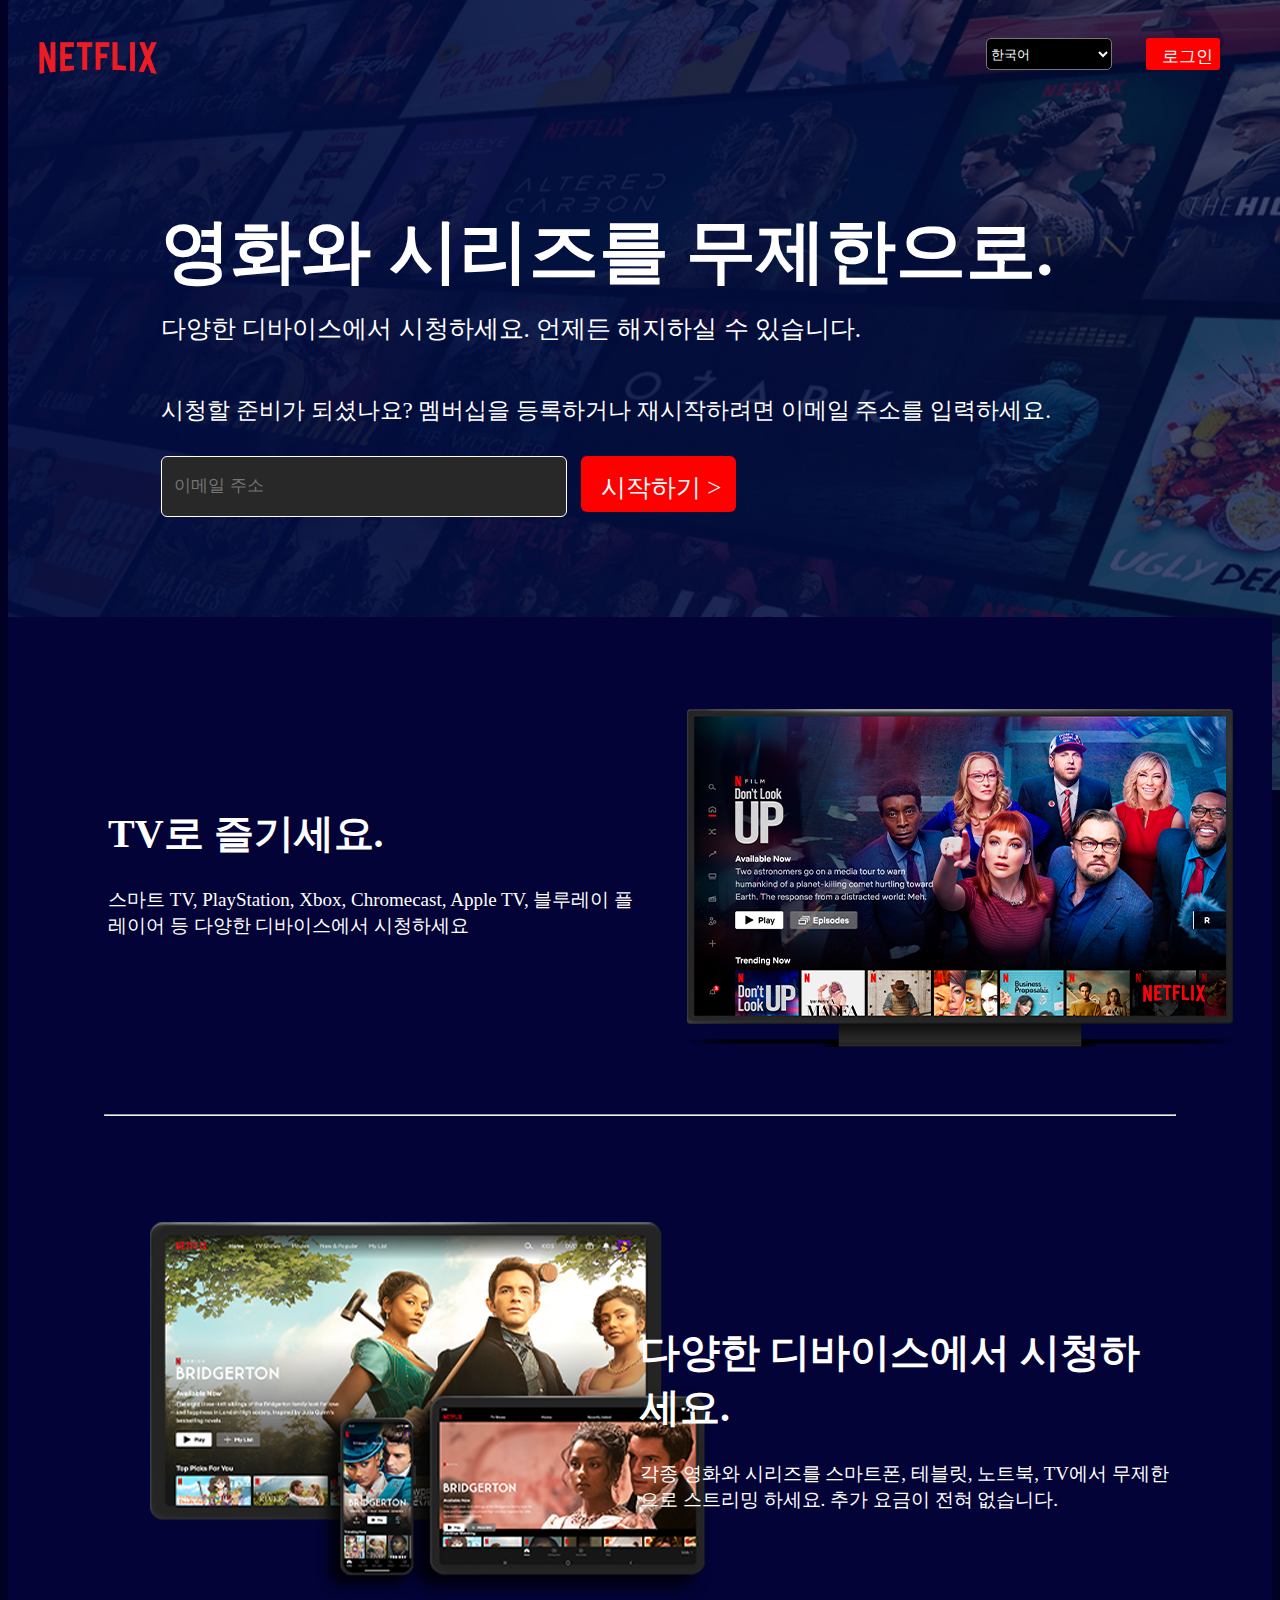
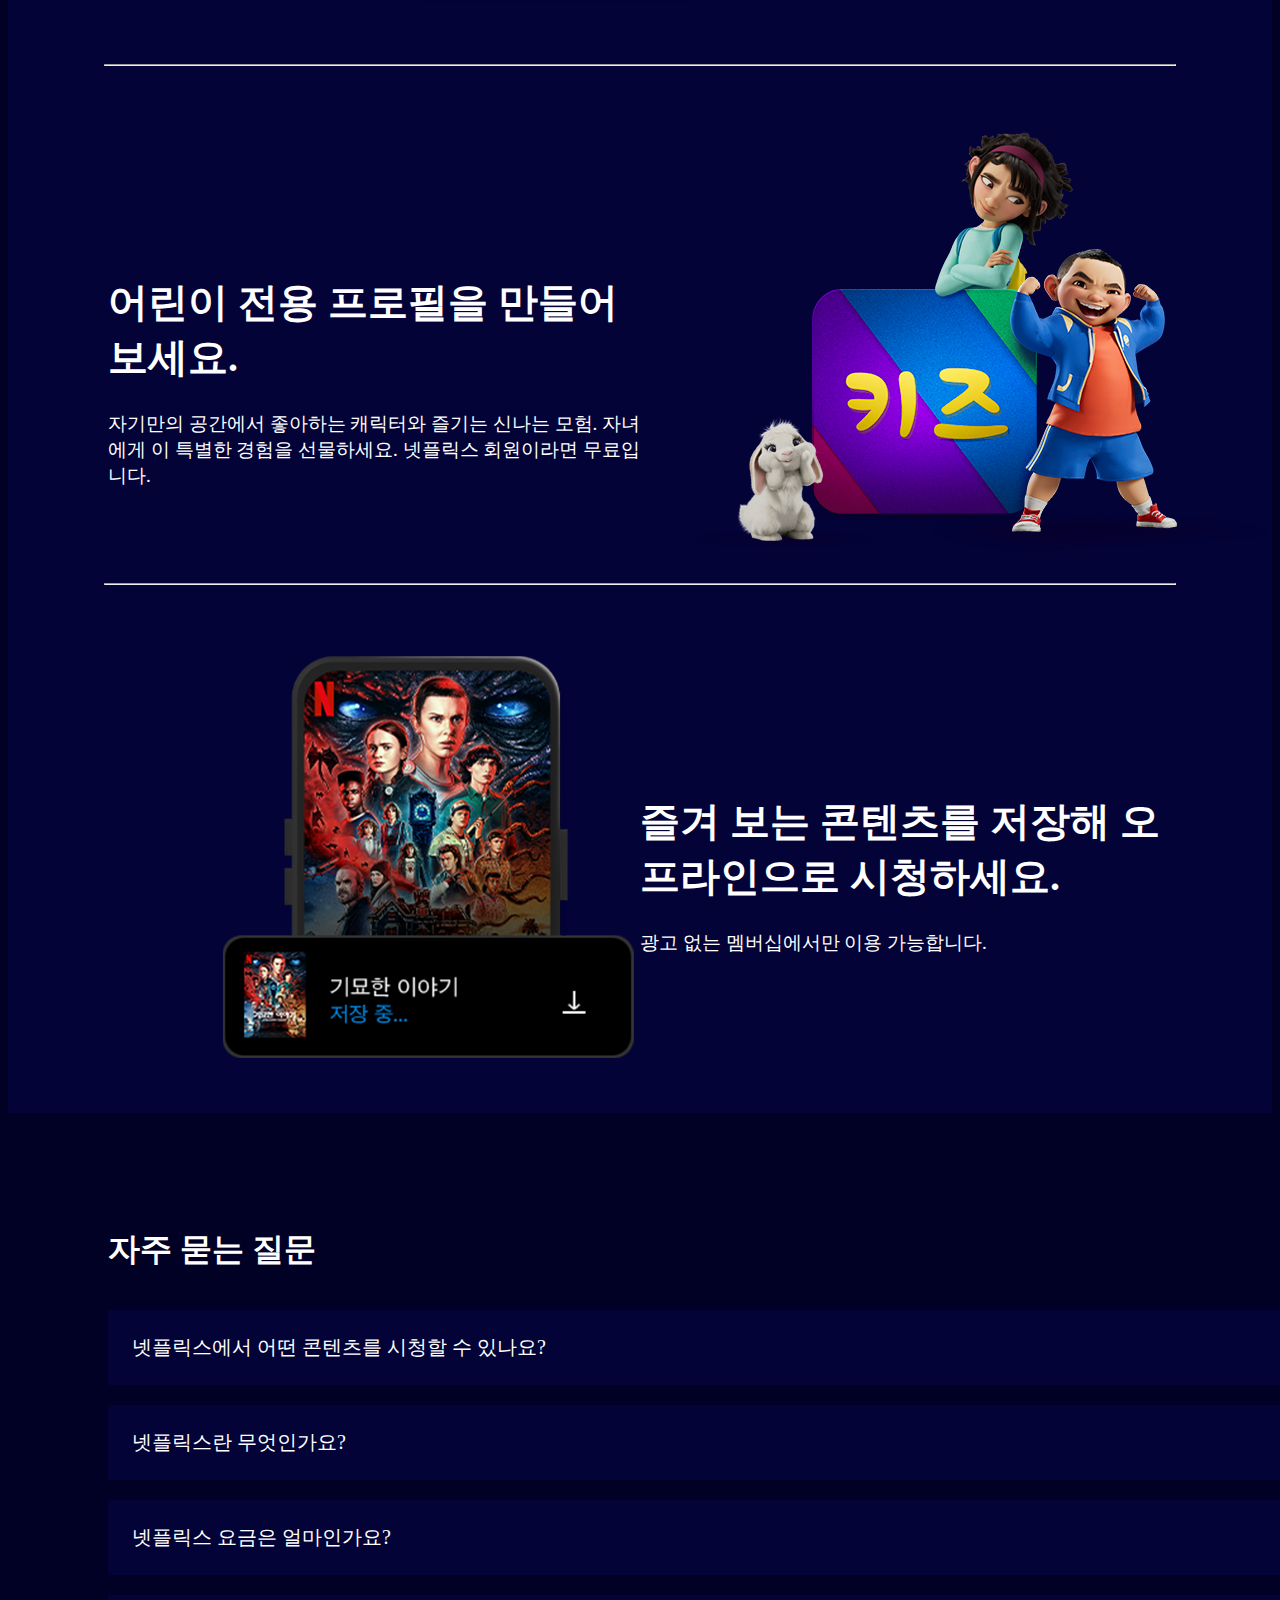
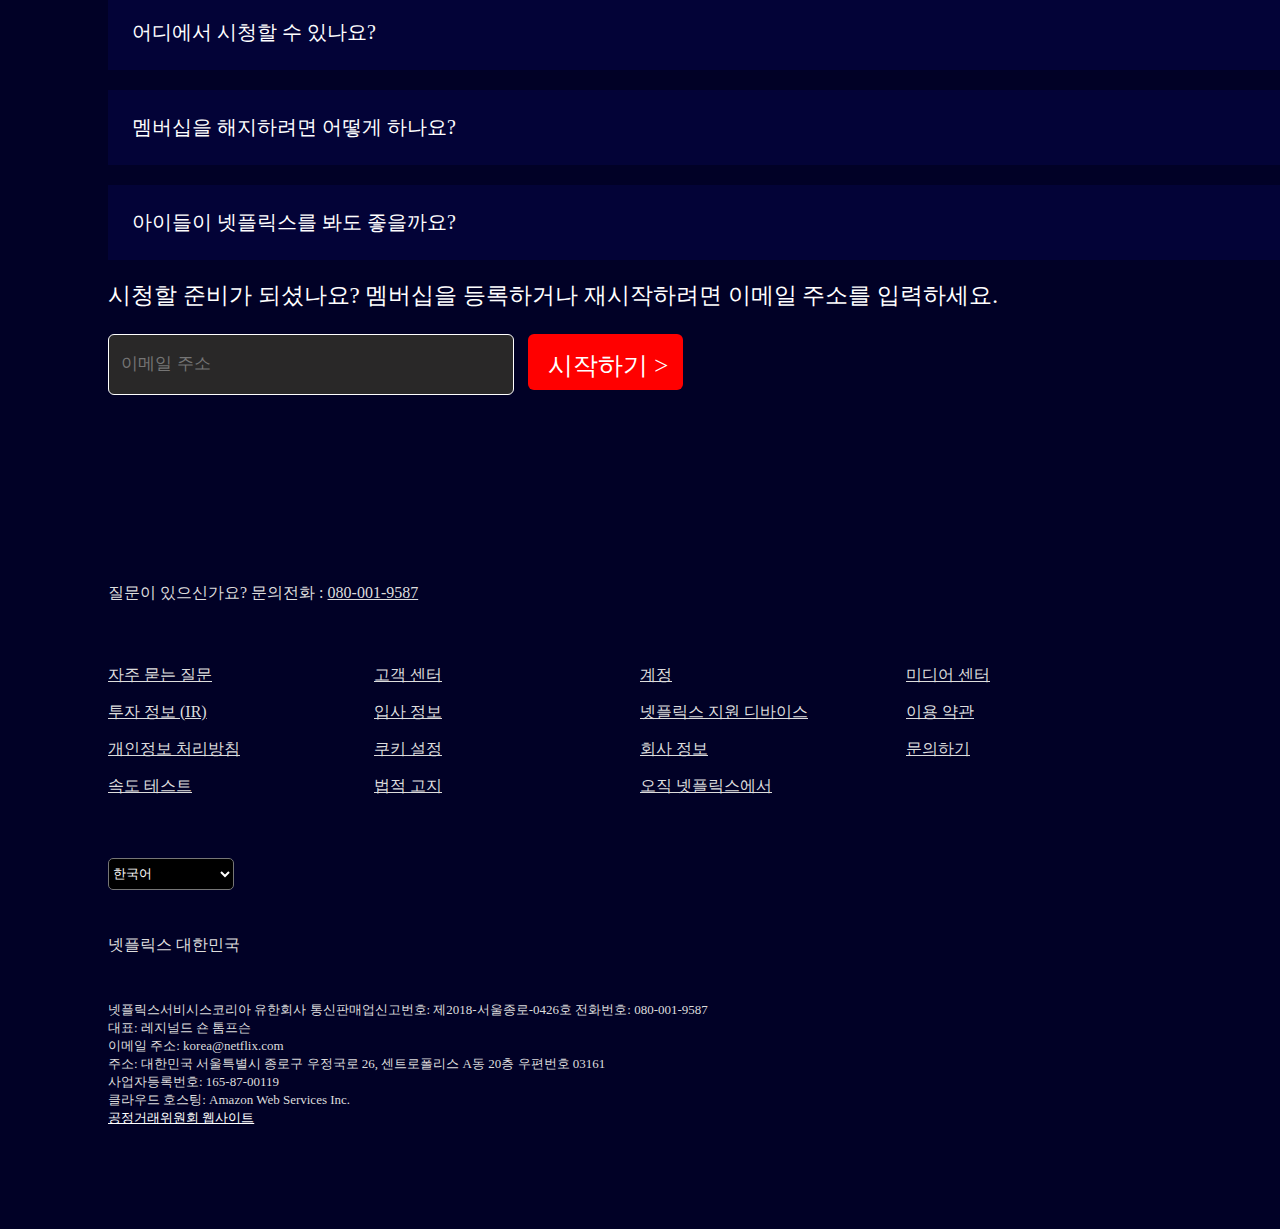
<file: index.html>
<!DOCTYPE html>
<html lang="ko">
<head>
    <meta charset="UTF-8">
    <meta http-equiv="X-UA-Compatible" content="IE=edge">
    <meta name="viewport" content="width=device-width, initial-scale=1.0">
    <title>NETFLIX</title>
    <link rel="stylesheet" href="https://cdnjs.cloudflare.com/ajax/libs/font-awesome/6.4.0/css/all.min.css" integrity="sha512-iecdLmaskl7CVkqkXNQ/ZH/XLlvWZOJyj7Yy7tcenmpD1ypASozpmT/E0iPtmFIB46ZmdtAc9eNBvH0H/ZpiBw==" crossorigin="anonymous" referrerpolicy="no-referrer" />
    <link rel="stylesheet" href="css/style.css">
    <script src="js/jquery-1.12.4.min.js"></script>
    <script src="js/script.js"></script>
</head>
<header>
    <div class="back">
        <img src="images/backimg_2.jpg" alt="background" class="backimg">
    </div>
    <div class="language">
        <img src="images/logo.png" alt="logo">
        <div class="sel-login">
            <select>
                <option>
                    <i class="fa-solid fa-earth-asia"></i>
                        한국어</option>
                <option>
                    <i class="fa-solid fa-earth-asia"></i>
                        ENGLISH</option>
            </select>
            <div class="login">
                <span><a href ="login.html">로그인</a></span>
            </div>
        </div>
    </div>
</header>
<div class="main-text">
    <div class="text-box">
        <h1>영화와 시리즈를 무제한으로.</h1>
        <h4>다양한 디바이스에서 시청하세요. 언제든 해지하실 수 있습니다.</h4>
        <span>시청할 준비가 되셨나요? 멤버십을 등록하거나 재시작하려면 이메일 주소를 입력하세요.</span>
        <div class="mt-box">
            <input type="text" class="email" placeholder="이메일 주소"/>
            <div class="start-box">
                <span>시작하기 ></span>
            </div>
        </div>
    </div>
</div>
<div class="container">
    <div class="box">
        <div class="movie">
           <div class="movie-img">
            <img src="images/movie1.png" alt="">
           </div>
           <div class="movie-text">
            <h1>TV로 즐기세요.</h1>
            <p>스마트 TV, PlayStation, Xbox, Chromecast, Apple TV, 블루레이 플레이어 등 다양한
                디바이스에서 시청하세요
            </p>
           </div>
        </div>
        <div class="line">
            <hr>
        </div>
        <div class="movie-reverse">
            <div class="movie-img">
             <img src="images/movie2.png" alt="">
            </div>
            <div class="movie-text">
             <h1>다양한 디바이스에서 시청하세요.</h1>
             <p>각종 영화와 시리즈를 스마트폰, 테블릿, 노트북, TV에서 무제한으로 스트리밍 하세요.
                추가 요금이 전혀 없습니다.
             </p>
            </div>
         </div>
         <div class="line">
            <hr>
         </div>
         <div class="movie">
            <div class="movie-img">
             <img src="images/movie3.png" alt="">
            </div>
            <div class="movie-text">
             <h1>어린이 전용 프로필을 만들어 보세요.</h1>
             <p>자기만의 공간에서 좋아하는 캐릭터와 즐기는 신나는 모험. 자녀에게 이 특별한 경험을 선물하세요.
                넷플릭스 회원이라면 무료입니다.
             </p>
            </div>
         </div>
         <div class="line">
            <hr>
         </div>
         <div class="movie-reverse">
            <div class="movie-img">
             <img src="images/movie4.png" alt="">
            </div>
            <div class="movie-text">
             <h1>즐겨 보는 콘텐츠를 저장해 오프라인으로 시청하세요.</h1>
             <p>광고 없는 멤버십에서만 이용 가능합니다.
             </p>
            </div>
         </div>

    </div>

    <div class="qna-area">
        <div class="qna-title">
            <h1>자주 묻는 질문</h1>
        </div>
        <div class="qna-box">
            <div class="qna">
                <ul class="gnb">
                    <li><a href="#">넷플릭스에서 어떤 콘텐츠를 시청할 수 있나요?</a>
                    <ul class="lnb">
                        <li>넷플릭스는 장편 영화, 다큐멘터리, 시리즈, 애니메이션, 각종 상을 수상한 넷플릭스 오리지널 등 수많은 콘텐츠를 확보하고 있습니다. 마음에 드는 콘텐츠를 원하시는 만큼 시청할 수 있습니다.
                        </li>
                        <li><a href="#">넷플릭스 콘텐츠를 한번 살펴보세요.</a></li>
                    </ul></li>
                    <li><a href="#">넷플릭스란 무엇인가요?</a>
                        <ul class="lnb">
                            <li>넷플릭스는 각종 수상 경력에 빛나는 시리즈, 영화, 애니메이션, 다큐멘터리 등 다양한 콘텐츠를 인터넷 연결이 가능한 수천 종의 디바이스에서 시청할 수 있는 스트리밍 서비스 입니다.
                            </li>
                            <li>저렴한 월 요금으로 원하는 시간에 원하는 만큼 즐길 수 있습니다. 무궁무진한 콘텐츠가 준비되어 있으며 매주 새로운 시리즈와 영화가 제공됩니다.
                            </li>
                        </ul></li>
                    <li><a href="#">넷플릭스 요금은 얼마인가요?</a>
                        <ul class="lnb">
                            <li>스마트폰, 태블릿, 스마트 TV, 노트북, 스트리밍 디바이스 등 다양한 디바이스에서 월정액 요금 하나로 넷플릭스를 시청하세요. 멤버십 요금은 월 5,500원부터 17,000원까지 다양합니다. 추가 비용이나 약정이 없습니다.
                            </li>
                        </ul></li>
                    <li><a href="#">어디에서 시청할 수 있나요?</a>
                        <ul class="lnb">
                            <li>언제 어디서나 시청할 수 있습니다. 넷플릭스 계정으로 로그인하면 PC에서 netflix.com을 통해 바로 시청할 수 있으며, 인터넷이 연결되어 있고 넷플릭스 앱을 지원하는 디바이스(스마트 TV, 스마트폰, 태블릿, 스트리밍 미디어 플레이어, 게임 콘솔 등)에서도 언제든지 시청할 수 있습니다.
                            </li>
                            <li>iOS, Android, Windows 10용 앱에서는 좋아하는 시리즈를 저장할 수도 있습니다. 저장 기능을 이용해 이동 중이나 인터넷에 연결할 수 없는 곳에서도 시청하세요. 넷플릭스는 어디서든 함께니까요.</li>
                        </ul></li>
                    <li><a href="#">멤버십을 해지하려면 어떻게 하나요?</a>
                        <ul class="lnb">
                            <li>넷플릭스는 부담 없이 간편합니다. 성가신 계약도, 약정도 없으니까요. 멤버십 해지도 온라인에서 클릭 두 번이면 완료할 수 있습니다. 해지 수수료도 없으니 원할 때 언제든 계정을 시작하거나 종료하세요.
                            </li>
                        </ul></li>
                     <li><a href="#">아이들이 넷플릭스를 봐도 좋을까요?</a>
                        <ul class="lnb">
                            <li>멤버십에 넷플릭스 키즈 환경이 포함되어 있어 자녀가 자기만의 공간에서 가족용 시리즈와 영화를 즐기는 동안 부모가 이를 관리할 수 있습니다.
                            </li>
                            <li>
                                키즈 프로필과 더불어 PIN 번호를 이용한 자녀 보호 기능도 있어, 자녀가 시청할 수 있는 콘텐츠의 관람등급을 제한하고 자녀의 시청을 원치 않는 특정 작품을 차단할 수도 있습니다.
                            </li>
                        </ul></li>     
                </ul>
                <div class="qna-lowbox">
                    <p>시청할 준비가 되셨나요? 멤버십을 등록하거나 재시작하려면 이메일 주소를 입력하세요.</p>
                    <div class="qna-box">
                        <input type="text" class="email" placeholder="이메일 주소">
                        <div class="start-box">
                            <span>시작하기 ></span>
                        </div>
                    </div>
                </div>
            </div>
        </div>
    </div>

</div> 
<footer>
    <div class="service-infomation">
    <div class="call">
        <span>질문이 있으신가요? 문의전화 : 
        <a href="#">080-001-9587</a></span>
    </div>
    <div class="service">
        <div class="service-menu">
        <div class="service-sub">
            <p>자주 묻는 질문</p>
            <p>투자 정보 (IR)</p>
            <p>개인정보 처리방침</p>
            <p>속도 테스트</p>
        </div>
        <div class="service-sub">
            <p>고객 센터</p>
            <p>입사 정보</p>
            <p>쿠키 설정</p>
            <p>법적 고지</p>
        </div>
        <div class="service-sub">
            <p>계정</p>
            <p>넷플릭스 지원 디바이스</p>
            <p>회사 정보</p>
            <p>오직 넷플릭스에서</p>
        </div>
        <div class="service-sub">
            <p>미디어 센터</p>
            <p>이용 약관</p>
            <p>문의하기</p>
        </div>
        </div>
        <div class="language-select">
            <select>
                <option>
                    <i class="fa-solid fa-earth-asia"></i>
                        한국어</option>
                <option>
                    <i class="fa-solid fa-earth-asia"></i>
                        ENGLISH</option>
            </select>
        </div>
        <div class="service-row">
            <p>넷플릭스 대한민국</p>
        </div>
        <div class="service-r-row">
            <p>넷플릭스서비시스코리아 유한회사 통신판매업신고번호: 제2018-서울종로-0426호 전화번호: 080-001-9587</p>

            <p>대표: 레지널드 숀 톰프슨</p>
                
            <p>  이메일 주소: korea@netflix.com
                
            <p> 주소: 대한민국 서울특별시 종로구 우정국로 26, 센트로폴리스 A동 20층 우편번호 03161</p> 
                
            <p>사업자등록번호: 165-87-00119
                
            <p> 클라우드 호스팅: Amazon Web Services Inc.</p> 
                
            <p><a href="https://www.ftc.go.kr/">공정거래위원회 웹사이트</a> </p>
        </div>
    </div>
    </div>
</footer>
 
</body>
</html>
</file>
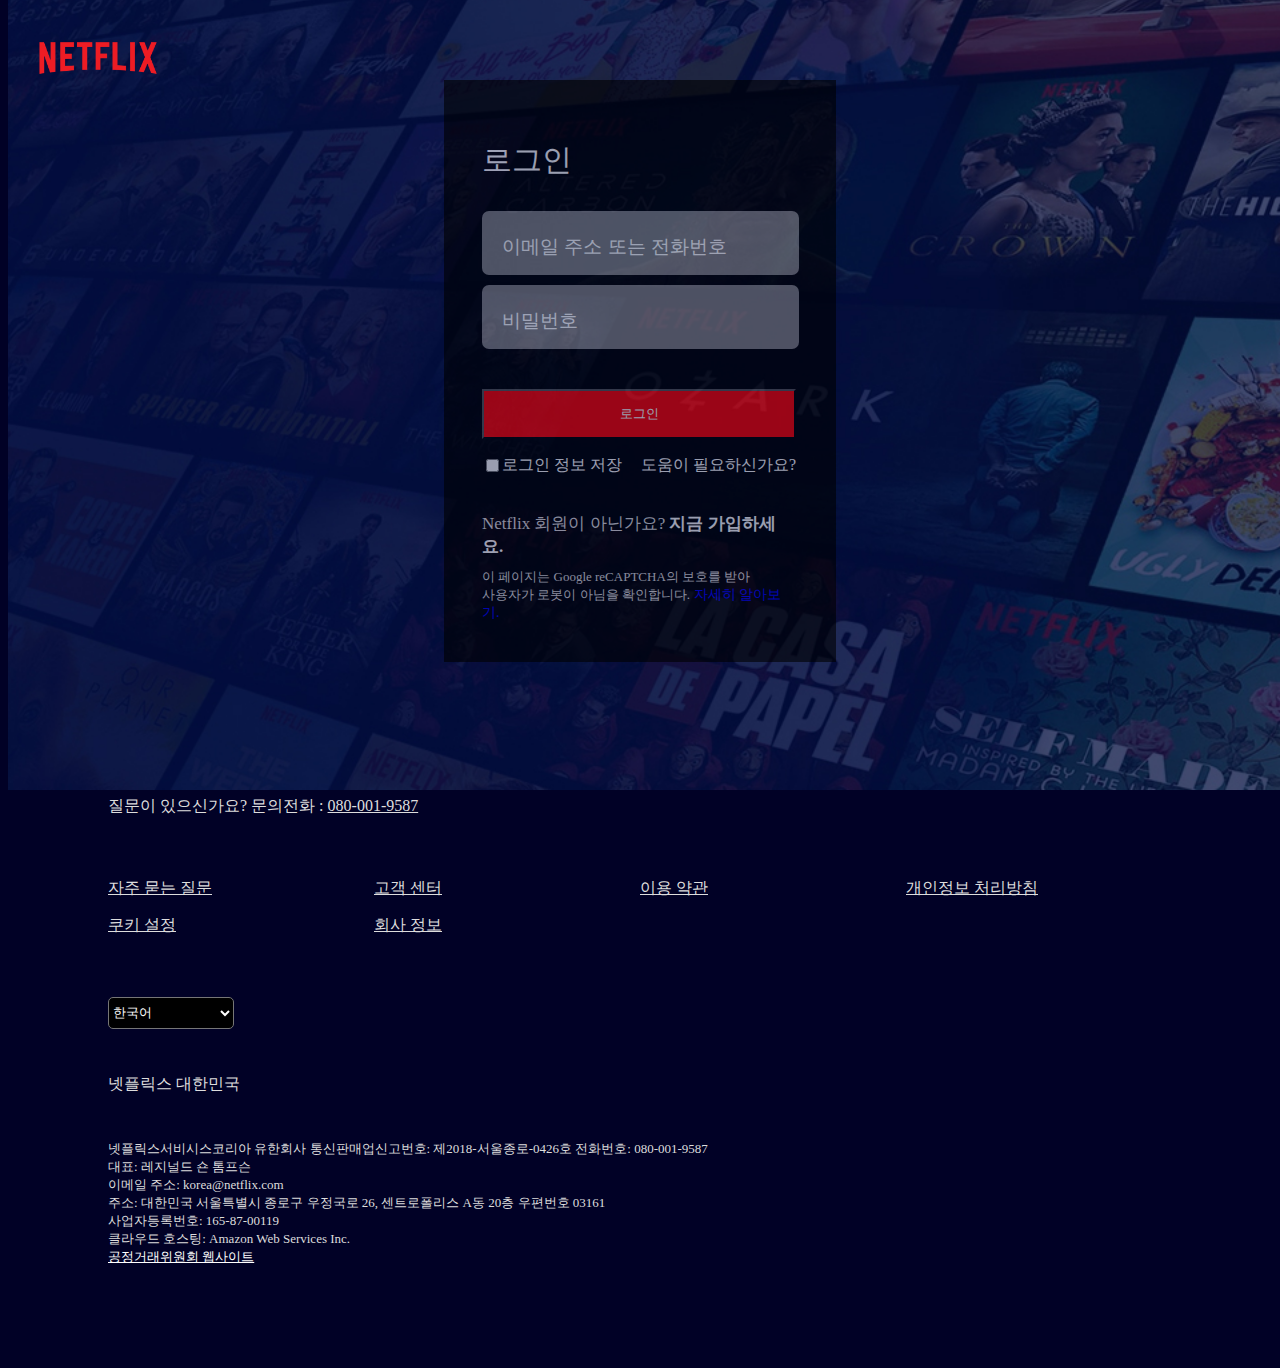
<file: login.html>
<!DOCTYPE html>
<html lang="en">
<head>
    <meta charset="UTF-8">
    <meta http-equiv="X-UA-Compatible" content="IE=edge">
    <meta name="viewport" content="width=device-width, initial-scale=1.0">
    <title>NETFLIX/LOGIN</title>
    <link rel="stylesheet" href="https://cdnjs.cloudflare.com/ajax/libs/font-awesome/6.4.0/css/all.min.css" integrity="sha512-iecdLmaskl7CVkqkXNQ/ZH/XLlvWZOJyj7Yy7tcenmpD1ypASozpmT/E0iPtmFIB46ZmdtAc9eNBvH0H/ZpiBw==" crossorigin="anonymous" referrerpolicy="no-referrer" />
    <link rel="stylesheet" href="css/style.css">
</head>
<body>
    <header>
        <div class="back">
            <img src="images/backimg_2.jpg" alt="background" class="backimg">
        </div>
        <div class="language">
            <img src="images/logo.png" alt="logo">
        </div>
    </header>

<form action="#" name="login-page" id="login-page">
    <div class="login-main">
        <div class="login-title">
            <p>로그인</p>
        </div>
        <div class="login-box">
            <input type="text" placeholder="이메일 주소 또는 전화번호" />
            <input type="password" placeholder="비밀번호" />
        </div>
        <!-- <div class="login-button"> -->
            <button type="button" class="login-button">로그인</button>
        <!-- </div> -->
        <div class="login-add">
            <div class="login-add-box">
                <input type="checkbox" value="로그인 정보 저장">
                <p>로그인 정보 저장</p>
            </div>
            <span>도움이 필요하신가요?</span>
        </div>

        <div class="login-info">
       
                <p>Netflix 회원이 아닌가요?<a href = "index.html"> 지금 가입하세요.</a></p>
           
            <p>이 페이지는 Google reCAPTCHA의 보호를 받아</p>
            <p>사용자가 로봇이 아님을 확인합니다.<a href="#"> 자세히 알아보기.</a></p>
        </div>
    </div>
</form>

    <footer>
        <div class="call">
            <span>질문이 있으신가요? 문의전화 : 
            <a href="#">080-001-9587</a></span>
        </div>
        <div class="service">
            <div class="service-menu">
            <div class="service-sub">
                <p>자주 묻는 질문</p>
                <p>쿠키 설정</p>
            </div>
            <div class="service-sub">
                <p>고객 센터</p>
                <p>회사 정보</p>
            </div>
            <div class="service-sub">
                <p>이용 약관</p>
            </div>
            <div class="service-sub">
                <p>개인정보 처리방침</p>
            </div>
            </div>
            <div class="language-select">
                <select>
                    <option>
                        <i class="fa-solid fa-earth-asia"></i>
                            한국어</option>
                    <option>
                        <i class="fa-solid fa-earth-asia"></i>
                            ENGLISH</option>
                </select>
            </div>
            <div class="service-row">
                <p>넷플릭스 대한민국</p>
            </div>
            <div class="service-r-row">
                <p>넷플릭스서비시스코리아 유한회사 통신판매업신고번호: 제2018-서울종로-0426호 전화번호: 080-001-9587</p>
    
                <p>대표: 레지널드 숀 톰프슨</p>
                    
                <p>  이메일 주소: korea@netflix.com
                    
                <p> 주소: 대한민국 서울특별시 종로구 우정국로 26, 센트로폴리스 A동 20층 우편번호 03161</p> 
                    
                <p>사업자등록번호: 165-87-00119
                    
                <p> 클라우드 호스팅: Amazon Web Services Inc.</p> 
                    
                <p><a href="https://www.ftc.go.kr/">공정거래위원회 웹사이트</a> </p>
            </div>
        </div>
    </footer>
  
</body>
</html>
</file>
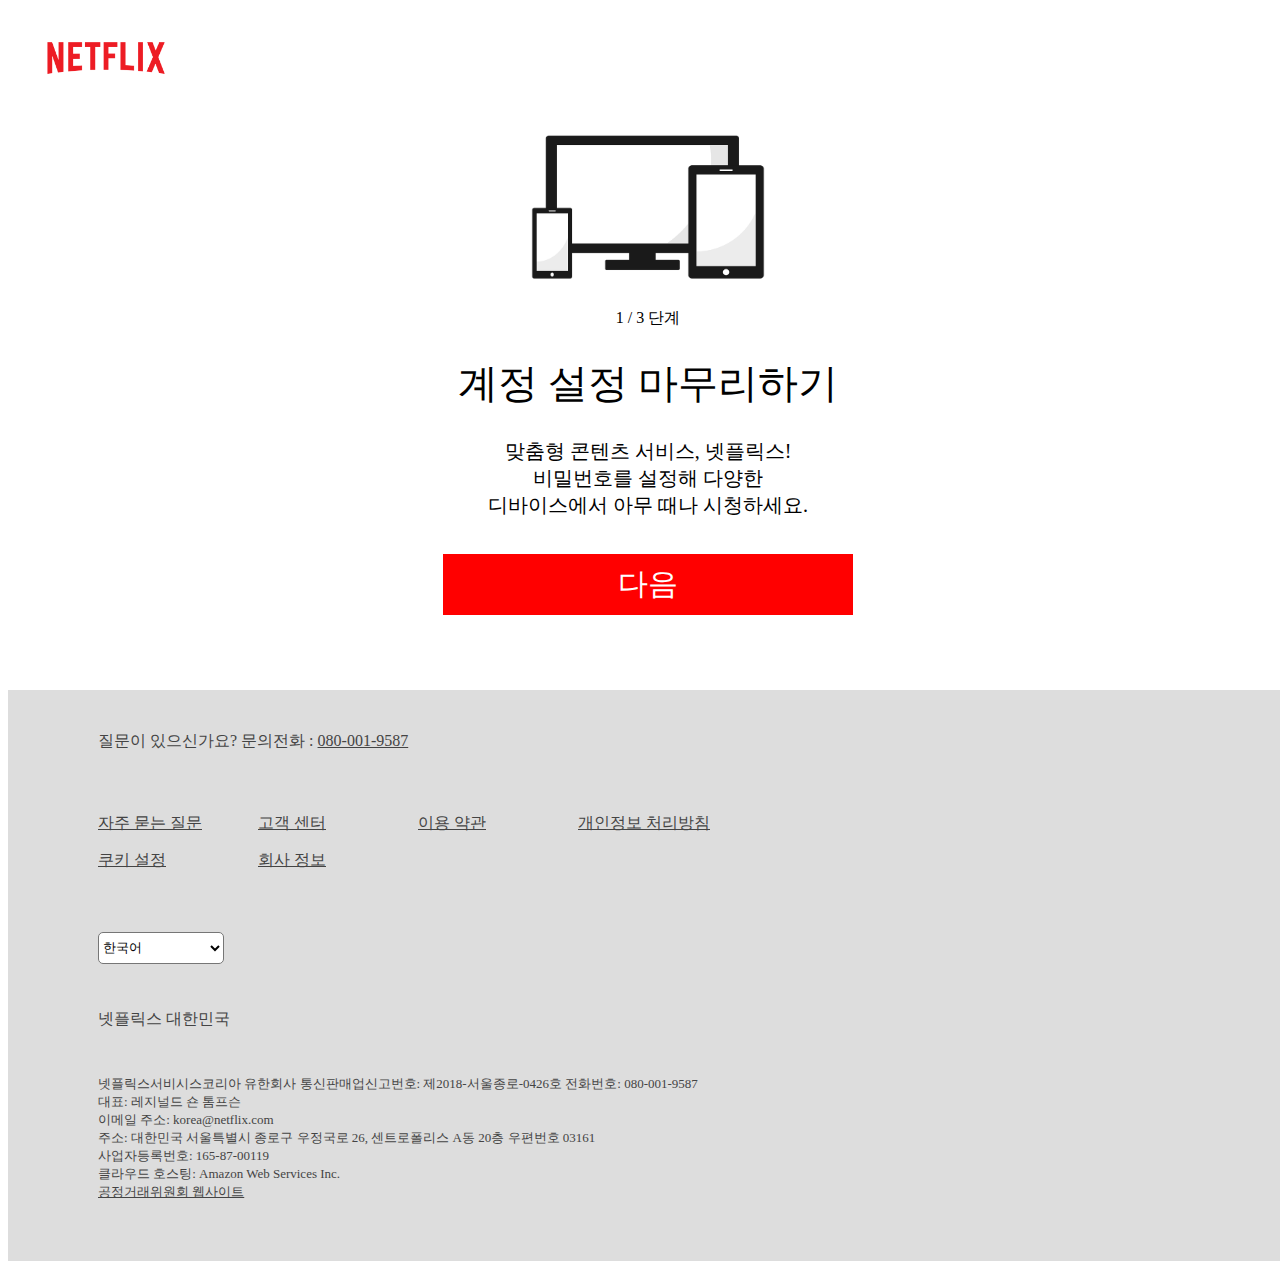
<file: member_in.html>
<!DOCTYPE html>
<html lang="en">
<head>
    <meta charset="UTF-8">
    <meta http-equiv="X-UA-Compatible" content="IE=edge">
    <meta name="viewport" content="width=device-width, initial-scale=1.0">
    <title>NETFLIX/memberin</title>
    <link rel="stylesheet" href="https://cdnjs.cloudflare.com/ajax/libs/font-awesome/6.4.0/css/all.min.css" integrity="sha512-iecdLmaskl7CVkqkXNQ/ZH/XLlvWZOJyj7Yy7tcenmpD1ypASozpmT/E0iPtmFIB46ZmdtAc9eNBvH0H/ZpiBw==" crossorigin="anonymous" referrerpolicy="no-referrer" />
    <link rel="stylesheet" href="css/member.css">
</head>
<body>
    <header>
        <div class="language">
            <img src="images/logo.png" alt="logo">
        </div>
    </header>
    
    <form accept="#" name="#" id="#">
    <div class="main">
        <div class="main-box">
        <div class="main-imgbox">
            <img src="images/pngwing.com.png" alt="태블릿이미지">
            <p>1 / 3 단계</p>
        </div>
        <div class="main-text">
            <h1>계정 설정 마무리하기</h1>
            <p>맞춤형 콘텐츠 서비스, 넷플릭스!</p>
            <p>비밀번호를 설정해 다양한</p>
            <p>디바이스에서 아무 때나 시청하세요.</p>
        </div>
        <div class="main-next">
            <a href="#">다음</a>
        </div>
    </div>
    </div>
    </form>

    <footer>
        <div class="call">
            <span>질문이 있으신가요? 문의전화 : 
            <a href="#">080-001-9587</a></span>
        </div>
        <div class="service">
            <div class="service-menu">
            <div class="service-sub">
                <p>자주 묻는 질문</p>
                <p>쿠키 설정</p>
            </div>
            <div class="service-sub">
                <p>고객 센터</p>
                <p>회사 정보</p>
            </div>
            <div class="service-sub">
                <p>이용 약관</p>
            </div>
            <div class="service-sub">
                <p>개인정보 처리방침</p>
            </div>
            </div>
            <div class="language-select">
                <select>
                    <option>
                        <i class="fa-solid fa-earth-asia"></i>
                            한국어</option>
                    <option>
                        <i class="fa-solid fa-earth-asia"></i>
                            ENGLISH</option>
                </select>
            </div>
            <div class="service-row">
                <p>넷플릭스 대한민국</p>
            </div>
            <div class="service-r-row">
                <p>넷플릭스서비시스코리아 유한회사 통신판매업신고번호: 제2018-서울종로-0426호 전화번호: 080-001-9587</p>
    
                <p>대표: 레지널드 숀 톰프슨</p>
                    
                <p>  이메일 주소: korea@netflix.com
                    
                <p> 주소: 대한민국 서울특별시 종로구 우정국로 26, 센트로폴리스 A동 20층 우편번호 03161</p> 
                    
                <p>사업자등록번호: 165-87-00119
                    
                <p> 클라우드 호스팅: Amazon Web Services Inc.</p> 
                    
                <p><a href="https://www.ftc.go.kr/">공정거래위원회 웹사이트</a> </p>
            </div>
        </div>
    </footer>
</body>
</html>
</file>
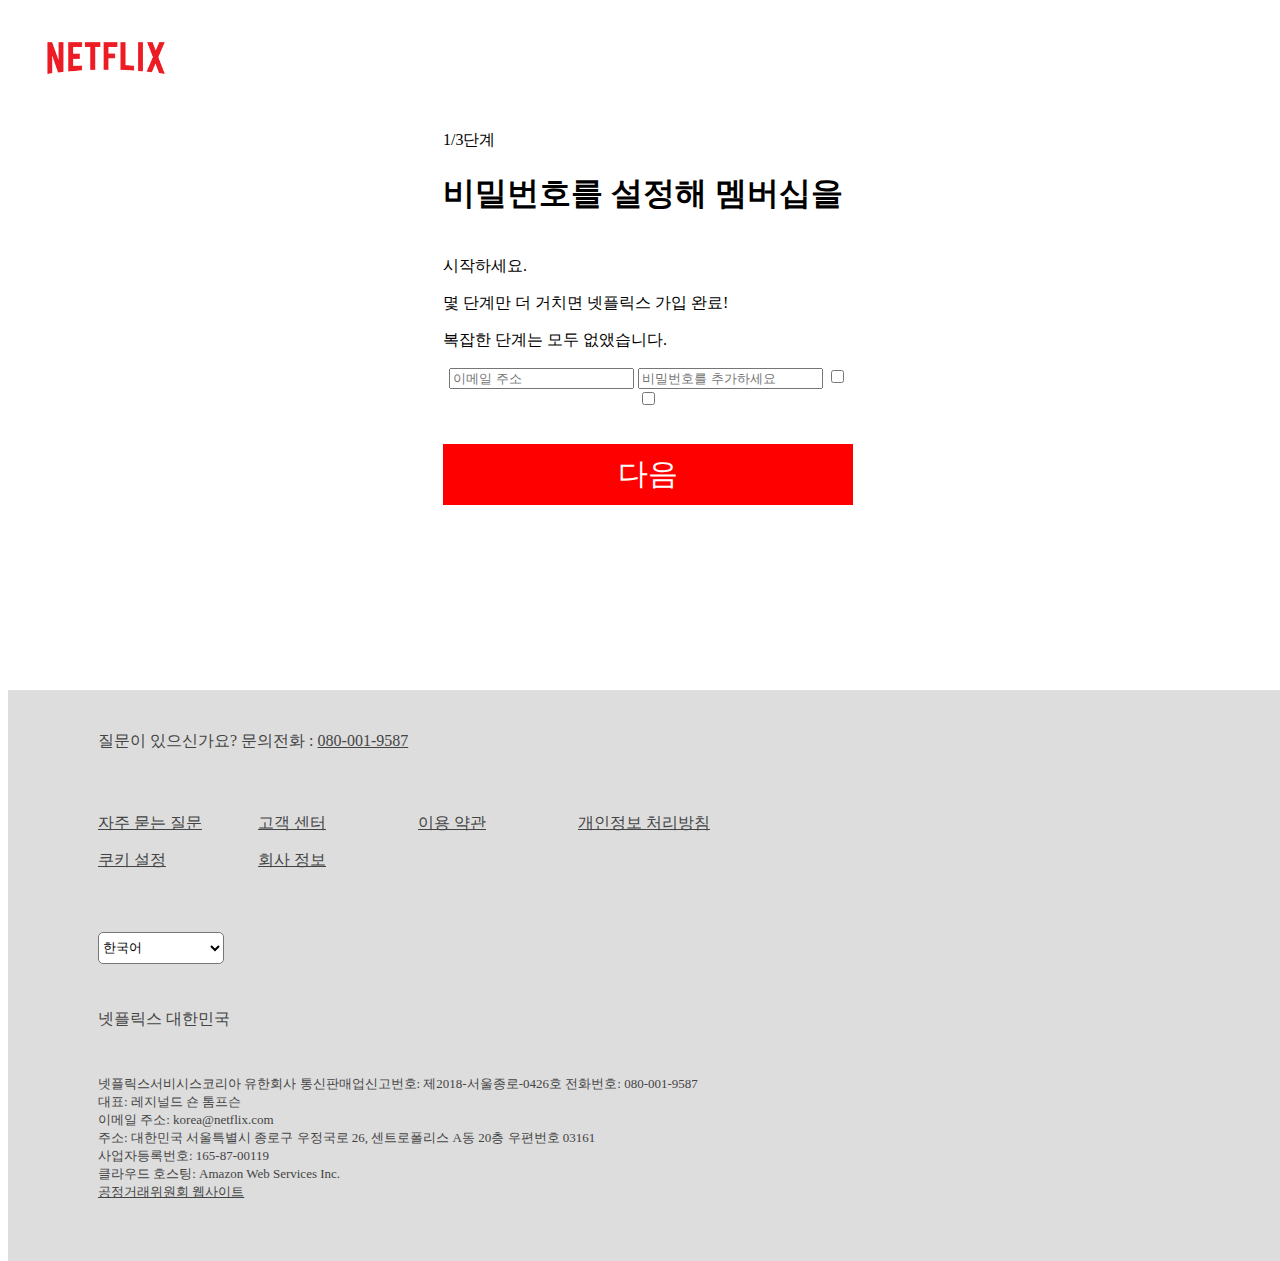
<file: member_in2.html>
<!DOCTYPE html>
<html lang="en">
<head>
    <meta charset="UTF-8">
    <meta http-equiv="X-UA-Compatible" content="IE=edge">
    <meta name="viewport" content="width=device-width, initial-scale=1.0">
    <title>NETFLIX/memberin</title>
    <link rel="stylesheet" href="https://cdnjs.cloudflare.com/ajax/libs/font-awesome/6.4.0/css/all.min.css" integrity="sha512-iecdLmaskl7CVkqkXNQ/ZH/XLlvWZOJyj7Yy7tcenmpD1ypASozpmT/E0iPtmFIB46ZmdtAc9eNBvH0H/ZpiBw==" crossorigin="anonymous" referrerpolicy="no-referrer" />
    <link rel="stylesheet" href="css/member.css">
</head>
<body>
    <header>
        <div class="language">
            <img src="images/logo.png" alt="logo">
        </div>
    </header>

    <form accept="#" name="#" id="#">
        <div class="main">
            <div class="main-box">
            <div class="main-text-box">
                <span>1/3단계</span>
                <h1>비밀번호를 설정해 멤버십을</h1><br> 시작하세요.</h1>
                <p>몇 단계만 더 거치면 넷플릭스 가입 완료!</p>
                <p>복잡한 단계는 모두 없앴습니다.</p>
            </div>
            <div class="main-text">
                <input type="text" id="email" placeholder="이메일 주소" />
                <input type="password" id="pass" placeholder="비밀번호를 추가하세요" />
                <input type="checkbox" id="check-info" /> 
                <input type="checkbox" id="check-email" />

            </div>

            <div class="main-next">
                <a href="#">다음</a>
            </div>
        </div>
        </div>
    </form>

    
    <footer>
        <div class="call">
            <span>질문이 있으신가요? 문의전화 : 
            <a href="#">080-001-9587</a></span>
        </div>
        <div class="service">
            <div class="service-menu">
            <div class="service-sub">
                <p>자주 묻는 질문</p>
                <p>쿠키 설정</p>
            </div>
            <div class="service-sub">
                <p>고객 센터</p>
                <p>회사 정보</p>
            </div>
            <div class="service-sub">
                <p>이용 약관</p>
            </div>
            <div class="service-sub">
                <p>개인정보 처리방침</p>
            </div>
            </div>
            <div class="language-select">
                <select>
                    <option>
                        <i class="fa-solid fa-earth-asia"></i>
                            한국어</option>
                    <option>
                        <i class="fa-solid fa-earth-asia"></i>
                            ENGLISH</option>
                </select>
            </div>
            <div class="service-row">
                <p>넷플릭스 대한민국</p>
            </div>
            <div class="service-r-row">
                <p>넷플릭스서비시스코리아 유한회사 통신판매업신고번호: 제2018-서울종로-0426호 전화번호: 080-001-9587</p>
                <p>대표: 레지널드 숀 톰프슨</p>
                <p>  이메일 주소: korea@netflix.com
                <p> 주소: 대한민국 서울특별시 종로구 우정국로 26, 센트로폴리스 A동 20층 우편번호 03161</p>   
                <p>사업자등록번호: 165-87-00119   
                <p> 클라우드 호스팅: Amazon Web Services Inc.</p>    
                <p><a href="https://www.ftc.go.kr/">공정거래위원회 웹사이트</a> </p>
            </div>
        </div>
    </footer>
</body>
</html>
</file>
<file: css/style.css>
head, body{
    max-width: 100%;
    max-height: 100%;
    background-color: rgb(1, 1, 38);
}
.backimg{
    position: absolute;
    top: -10px;
    width : 100%;

}
.language{
    max-width: 1264px;
    max-height: 86px;
    margin: 0 auto;
    opacity: 100%;
    padding-top: 30px;
}
.language img{
    position: relative;
    width: 148px;
    margin-left: 16px;
}
.sel-login{
    float: right;
}
.sel-login select{
    position: relative;
    float: right;
    background-color: #000;
    color: #fff;
    right: 160px;
    width: 126px;
    height: 32px;
    border-radius: 5px;
}
.sel-login .login{
    width: 74px;
    height: 32px;
    border-radius: 3px;
    background-color: red;
    color: #fff;
    position: absolute;
}
.sel-login .login:hover{
    background-color: rgb(182, 0, 0);
}
.login span{
    cursor: pointer;
    position: relative;
    top: 7px;
    font-size: 17px;
    padding-left: 16px;
}
.login span a{
    color: #fff;
    text-decoration: none;
}
.main-text{
    max-width: 1344px;
    max-height: 455px;
}
.text-box{
    margin-top: -16px;
    padding-top: 94px;
    padding-left: 153px;
    padding-right: 153px;
    color: #fff;
    position: relative;
}
.text-box h1{
    font-size: 70px;
    margin-bottom: 13px;
}
.text-box h4{
    font-size: 25px;
    font-weight: 500;
    margin: 0;
    padding-bottom: 50px;
}
.text-box span{
    font-weight: 500;
    font-size: 23px;
}
.mt-box{
    margin-top: 30px;
    display: flex;
    color: #fff;
}
.email{
    width: 400px;
    height: 57px;
    border : 1px solid #fff;
    border-radius: 6px;   
    background-color: #292828;
}
.email ::placeholder{
    color: #fff;
}
.email::placeholder{
    padding-left: 10px;
    font-size: 17px;
}
.start-box{
    width: 155px;
    height: 56px;
    margin-left: 14px;
    border: 0px solid red;
    background-color: red;
    border-radius: 6px;
}
.start-box span{
    font-size: 25px;
    padding-left: 20px;
    position: relative;
    top: 15px;
    cursor: pointer;
}
.start-box:hover{
    background-color: rgb(182, 0, 0);
}
.container{
    max-width: 1440px;
    max-height: 3597px;
    margin: 0 auto;
    position: relative;
    height: auto;
}
.box{
    padding-top: 100px;
    max-width: 1344px;
    max-height: 3597px;
    margin: 0 auto;
    height: auto;
}
.movie{
    background-color:rgb(3, 3, 55);
    margin-top: 60px;
    margin: 0 auto;
    color: #fff;
    max-width: 1344px;
    max-height: 453px;
    display: flex;
    flex-direction : row-reverse;
    justify-content: space-between;
    padding: 12px 100px;
}
.movie-reverse{
    background-color:rgb(3, 3, 55);
    padding: 12px 100px;
    display: flex;
    flex-direction: row;
    justify-content: space-between;
}
.movie-img{
    max-width: 50%;
}
.movie-text{
    max-width: 50%;
    color: #fff;
    margin-top: 150px;
}
.movie-text h1{
    font-weight: bold;
    font-size: 40px;
}
.movie-text p{
    font-size : 19px;
}
.line{
    background-color:rgb(3, 3, 55);
    padding: 12px 96px;
    max-width: 1344;
    max-height: 25px;
}
.line hr{
    color: beige;
}
.line-last{
    position: absolute;
}
.qna-area{
    max-width: 1344px;
    max-height: 1006px;
    padding: 94px 100px;
    position: relative;

}
.qna{
    color: #fff;
    max-width: 1344px;
    max-height: 1128px;
    height: auto;
}
.qna-title h1{
    color: #fff;
    font-size: 32px;
}
.gnb{
    list-style: none;
    color: #fff;
    display: block;
    padding-left: 0;
    
}
.gnb>li{
    border-radius: 1px solid rgb(3, 3, 55);
    background-color: rgb(3, 3, 55);
    position: relative;    
    width: 1144px;
    max-height: 84px;
    margin-bottom: 20px;
    padding: 24px;
    font-size: 20px;
}
.gnb>li>a{
    color: #fff;
    text-decoration: none;
    margin-bottom: 100px;

}
.lnb{
  
    padding-left: 0;
    list-style: none;
    display :none;
    height: 100%;
}
.lnb li{
    width: 100%;
    background-color:rgb(3, 3, 55);
    left: -25px;
    text-align: none;
    color: #fff;    
}
.lnb a{
    text-decoration: none;
    color: #fff;
}
.qna-lowbox{
    margin-top: 10px;
}
.qna-lowbox p{
    margin-top: 20px;
    font-size: 23px;
}
.qna-box{
    height: auto;
    display: flex;
    position: inherit;
}
footer{
    position: relative;
    height: auto;
    max-width: 1344px;
    max-height: 1165px;
    padding: 94px 100px;
    margin: 0 auto;
    color: #ddd;
}
.call{
    position: relative;
}
.call a{
   color: #ddd;
}
.service-menu{
    display: flex;
    margin-top: 45px;
}
.service-sub{
    display: inline-block;
    width: 25%;
    cursor: pointer;
}
.service-sub p{
    text-decoration-line: underline;
}
.language-select select{
    margin-top: 45px;
    background-color: #000;
    color: #fff;
    right: 160px;
    width: 126px;
    height: 32px;
    border-radius: 5px;
}
.service-row{
    margin-top: 45px;
}
.service-r-row{
    margin-top: 45px;
}
.service-r-row p{
    padding: auto;
    margin: auto;
    font-size: 13px;
}
.service-r-row a{
    color: #fff;
}

/*************login**************/

.login-main{
    max-width: 314px;
    max-height: 600px;
    background-color: #000;
    padding: 30px 40px 40px 38px;
    margin: 0 auto;
    position: relative;
    margin-bottom: 40px;
    opacity: 0.6;
}
.login-title{
    color: #fff;
}
.login-title p{
    font-size: 30px;
}
.login-box input{
    display: block;
    width: 295px;
    height: 50px;
    background-color: #807f7f;
    border: none;
    border-radius: 7px;
    margin-bottom: 10px;
    padding-top: 13px;
    padding-left: 20px;
}
.login-box input::placeholder{
    color: #fff;
    font-size: 19px;
}
.login-button{
    width: 314px;
    height: 50px;
    color: #fff;
    background-color: red;
    margin-top: 30px;
    
}
.login-add{
    color: #fff;
    display: flex;
    justify-content: space-between;
}
.login-add-box{
    display: flex;
}
.login-add span{
    margin-top: 16px;
}
.login-add span:hover{
    cursor: pointer;
    text-decoration: underline;
}
.login-info{
    color: #ddd;
    margin-top: 20px;
}
.login-info p:first-child{
    font-size: 17px;
    margin-bottom: 10px;
}
.login-info p{
    margin: 0px;
    font-size: 13px;
}
.login-info p:first-child :first-child{
    color: #fff;
    font-size: 17px;
    font-weight: bold;
}
.login-info a:last-child{
    text-decoration: none;
    color: blue;
    font-size: 14px;
}
@media (max-width: 1920px){
   
}
@media (max-width : 1279px) {
    
}
@media (max-width : 1023px) {
    
}
@media (max-width : 983px) {
    

}
@media (max-width : 930px) {
    
}
@media (max-width : 600px) {
    
}
@media (max-width : 522px) {
    
}
</file>
<file: css/member.css>
html, body{
    width: 100%;
    height: 100%;
}
.language{
    max-width: 1264px;
    max-height: 86px;
    margin: 0 auto;
    opacity: 100%;
    padding-top: 30px;
}
.language img{
    position: relative;
    width: 148px;
    margin-left: 16px;
}
.sel-login{
    float: right;
}
.sel-login select{
    position: relative;
    float: right;
    background-color: #000;
    color: #fff;
    right: 160px;
    width: 126px;
    height: 32px;
    border-radius: 5px;
}
.sel-login .login{
    width: 74px;
    height: 32px;
    border-radius: 3px;
    background-color: red;
    color: #fff;
    position: absolute;
}
.sel-login .login:hover{
    background-color: rgb(182, 0, 0);
}
.login span{
    cursor: pointer;
    position: relative;
    top: 7px;
    font-size: 17px;
    padding-left: 16px;
}
.login span a{
    color: #fff;
    text-decoration: none;
}

/*******main-member1**********/
.box{
    height: auto;
}
.main{
    max-width: 1440px;
    max-height: 643px;
    height: auto;
    margin: 0 auto;
    background-color: #fff;
    margin-top: 50px;
    margin-bottom: 200px;
}
.main-box{
    position: relative;
    max-width: 410px;
    max-height: 360px;
    margin: 0 auto;
}
.main-imgbox{
    text-align: center;
    position: relative;
}
.main-imgbox img{
    width: 260px;
}
.main-text{
    display: block;
    margin-right: 0;
    text-align: center;
}
.main-text h1{
    font-weight: 400;
    width: 100%;
    font-size: 40px;
}
.main-text p{
    font-size: 20px;
    font-weight: 300;
    margin: 0;
}
.main-next{
    width: 360px;

}
.main-next a{
    width: 360px;
    margin-top: 35px;
    display: block;
    justify-content: center;
    text-decoration: none;
    color: #fff;
    background-color: red;
    font-size: 30px;
    padding: 10px 25px;
    text-align: center;
}
/*******member2*********/
.main-text-box{
   text-align: left;
}
/*******footer********/

footer{
    height: auto;
    width: 100%;

    border-top: 1px solid #ddd;
    color: #444;
    background-color: #ddd;
    padding: 40px 90px 60px 90px;

}
.service-infomation{
    width: 60%;
    position: absolute;
}
.call{
    position: relative;
}
.call a{
   color: #444;
}
.service{
    width: 50%;
}
.service-menu{
    display: flex;
    margin-top: 45px;
}
.service-sub{
    display: inline-block;
    width: 25%;
    cursor: pointer;
}
.service-sub p{
    text-decoration-line: underline;
}
.language-select select{
    margin-top: 45px;
    background-color: #fff;
    color: #000;
    right: 160px;
    width: 126px;
    height: 32px;
    border-radius: 5px;
}
.service-row{
    margin-top: 45px;
}
.service-r-row{
    margin-top: 45px;
}
.service-r-row p{
    padding: auto;
    margin: auto;
    font-size: 13px;
}
.service-r-row a{
    color: #444;
}
</file>
